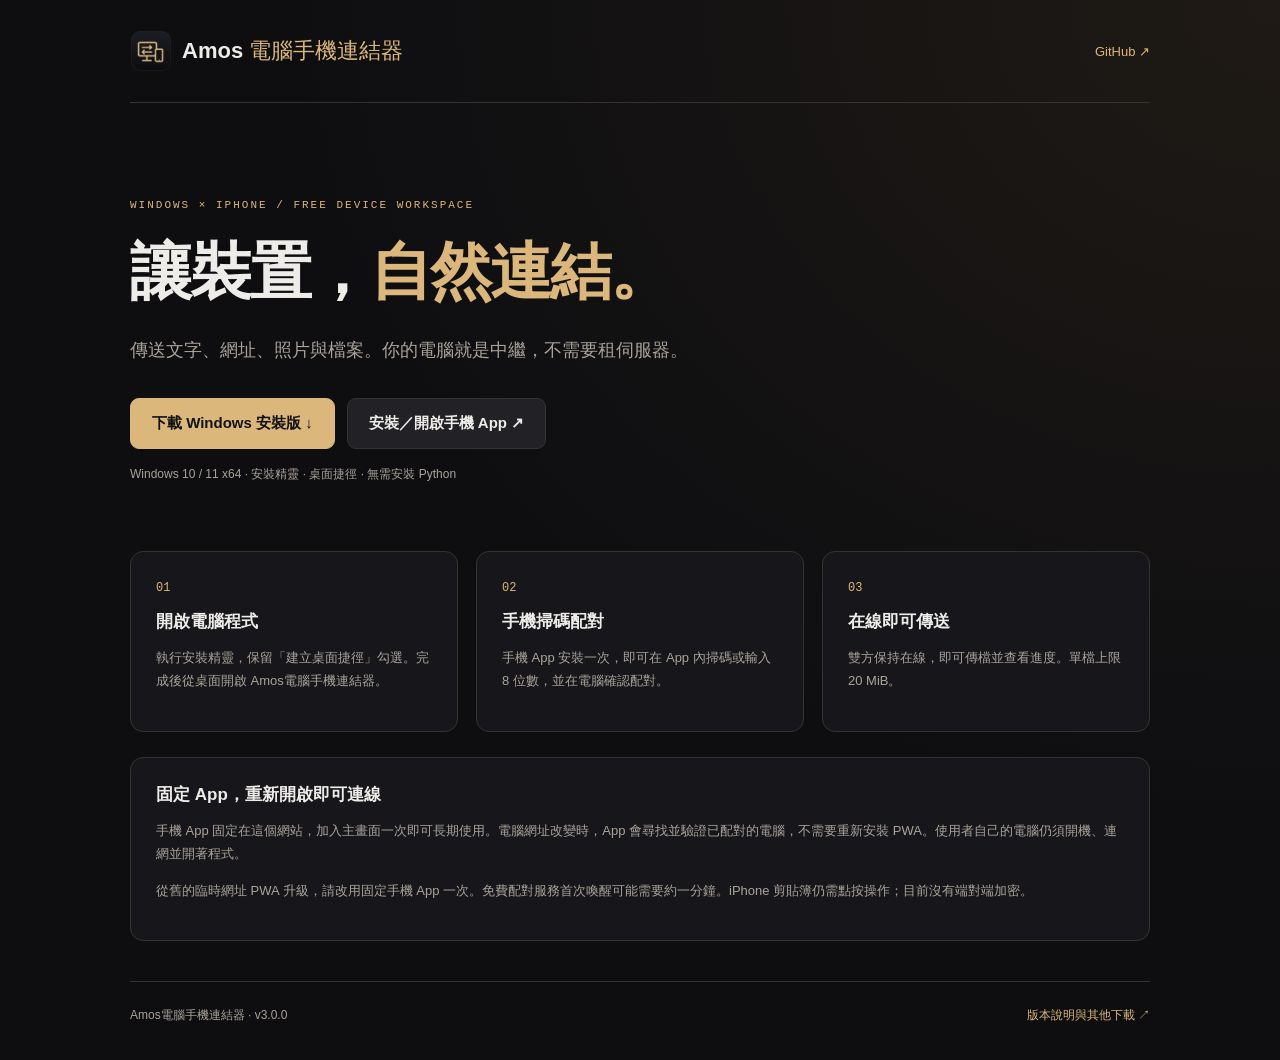
<file: docs/index.html>
<!doctype html>
<html lang="zh-Hant"><head><meta charset="utf-8"><meta name="viewport" content="width=device-width,initial-scale=1"><meta name="theme-color" content="#0e0e11"><meta name="description" content="Amos電腦手機連結器 免費跨裝置傳輸工具，Windows 安裝精靈下載與 iPhone 連線入口。"><title>Amos電腦手機連結器｜下載與手機入口</title><link rel="stylesheet" href="site.css"><link rel="icon" href="assets/icon-192.png"></head>
<body><main class="shell"><header><a class="brand" href="./"><img src="assets/icon-192.png" width="42" height="42" alt=""> <span class="brand-copy">Amos <span>電腦手機連結器</span></span></a><a class="subtle" href="https://github.com/stu310101-arch/aureo-link">GitHub ↗</a></header>
<section class="hero"><p class="eyebrow">WINDOWS × IPHONE / FREE DEVICE WORKSPACE</p><h1>讓裝置，<em>自然連結。</em></h1><p class="lead">傳送文字、網址、照片與檔案。你的電腦就是中繼，不需要租伺服器。</p><div class="actions"><a class="button primary" href="https://github.com/stu310101-arch/aureo-link/releases/latest/download/AmosLink-Setup.exe">下載 Windows 安裝版 ↓</a><a class="button" href="phone/">安裝／開啟手機 App ↗</a></div><p class="fine">Windows 10 / 11 x64 · 安裝精靈 · 桌面捷徑 · 無需安裝 Python</p></section>
<section class="steps"><article><span>01</span><h2>開啟電腦程式</h2><p>執行安裝精靈，保留「建立桌面捷徑」勾選。完成後從桌面開啟 Amos電腦手機連結器。</p></article><article><span>02</span><h2>手機掃碼配對</h2><p>手機 App 安裝一次，即可在 App 內掃碼或輸入 8 位數，並在電腦確認配對。</p></article><article><span>03</span><h2>在線即可傳送</h2><p>雙方保持在線，即可傳檔並查看進度。單檔上限 20 MiB。</p></article></section>
<section class="notice"><h2>固定 App，重新開啟即可連線</h2><p>手機 App 固定在這個網站，加入主畫面一次即可長期使用。電腦網址改變時，App 會尋找並驗證已配對的電腦，不需要重新安裝 PWA。使用者自己的電腦仍須開機、連網並開著程式。</p><p>從舊的臨時網址 PWA 升級，請改用固定手機 App 一次。免費配對服務首次喚醒可能需要約一分鐘。iPhone 剪貼簿仍需點按操作；目前沒有端對端加密。</p></section>
<footer><span>Amos電腦手機連結器 · v3.0.0</span><a href="https://github.com/stu310101-arch/aureo-link/releases/latest">版本說明與其他下載 ↗</a></footer></main></body></html>
</file>
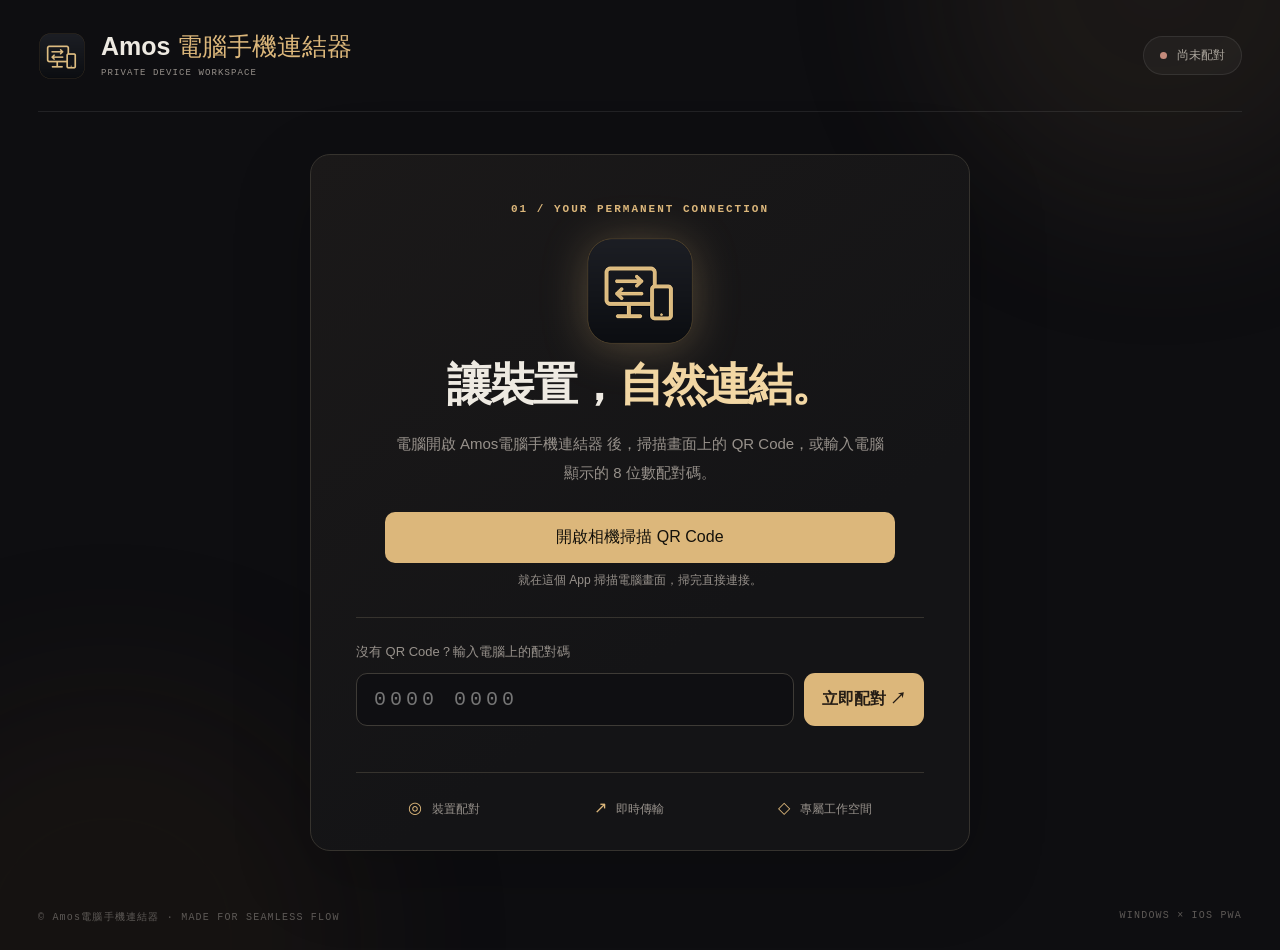
<file: pwa/index.html>
<!doctype html>
<html lang="zh-Hant">
<head>
  <meta charset="utf-8">
  <meta name="viewport" content="width=device-width,initial-scale=1,viewport-fit=cover">
  <meta name="theme-color" content="#0e0e11">
  <meta name="color-scheme" content="dark">
  <meta name="apple-mobile-web-app-capable" content="yes">
  <meta name="apple-mobile-web-app-title" content="Amos電腦手機連結器">
  <meta name="description" content="Amos電腦手機連結器 · 私密的跨裝置文字、連結與檔案傳輸空間">
  <link rel="icon" type="image/png" href="icons/icon-192.png">
  <link rel="apple-touch-icon" href="icons/icon-192.png">
  <link rel="manifest" href="manifest.webmanifest">
  <link rel="stylesheet" href="app.css">
  <title>Amos電腦手機連結器 — 共享工作台</title>
</head>
<body>
 <div class="ambient ambient-one"></div><div class="ambient ambient-two"></div>
 <div class="page">
  <header class="header">
   <div class="brand"><img class="mark" src="icons/icon-192.png" width="48" height="48" alt=""><div><div class="brand-name">Amos <span>電腦手機連結器</span></div><div class="brand-sub">PRIVATE DEVICE WORKSPACE</div></div></div>
   <div class="head-side"><span class="pill" id="connectionPill"><span class="signal"></span> 檢查連線</span></div>
  </header>

  <section class="install-note" id="installNote" hidden>
   <div><strong>Amos電腦手機連結器 使用提示</strong><p>在 Safari 分享 <span aria-label="分享">▣</span> →「加入主畫面」，只需安裝一次。重開 App 會恢復已記住的配對；新增連線可直接使用 App 內相機或 8 位數連線碼。</p></div>
   <button class="close-note" id="closeInstall" aria-label="關閉提示">×</button>
  </section>

  <section id="pairView" class="pair-view">
   <div class="eyebrow">01 / YOUR PERMANENT CONNECTION</div>
   <div class="hero-icon"><img src="icons/icon-192.png" width="112" height="112" alt="Amos電腦手機連結器"></div>
   <h1>讓裝置，<em>自然連結。</em></h1>
   <p class="intro">電腦開啟 Amos電腦手機連結器 後，掃描畫面上的 QR Code，或輸入電腦顯示的 8 位數配對碼。</p>
   <div id="pairWaiting" class="pair-waiting" hidden><div class="loader"></div><strong id="pairWaitingTitle">等待電腦確認</strong><p>請在電腦視窗按下「允許」，即可開啟專屬傳送通道。</p></div>
   <div class="scan-actions"><button id="scanBtn" class="scan-button">開啟相機掃描 QR Code</button><p>就在這個 App 掃描電腦畫面，掃完直接連接。</p></div>
   <section id="scanner" class="scanner" hidden aria-label="QR Code 掃描器"><div class="scanner-head"><strong>掃描電腦 QR Code</strong><button id="closeScanner" type="button">關閉相機</button></div><video id="scanVideo" playsinline muted></video><p id="scanError" role="status"></p></section>
   <form id="pairForm" class="pin-box">
    <label for="pin">沒有 QR Code？輸入電腦上的配對碼</label>
    <div class="pin-form"><input id="pin" inputmode="numeric" autocomplete="one-time-code" maxlength="8" pattern="[0-9]{8}" placeholder="0000 0000" aria-label="8 位數配對碼" required><button id="pairSubmit" type="submit">立即配對 ↗</button></div>
   </form>
   <p class="helper" id="pairError" role="status"></p>
   <div class="trust-items"><div>◎ <span>裝置配對</span></div><div>↗ <span>即時傳輸</span></div><div>◇ <span>專屬工作空間</span></div></div>
  </section>

  <section id="roomView" class="room" hidden>
   <aside class="sidebar">
    <div class="eyebrow">01 / LINKED DEVICES</div>
    <h2>我的裝置</h2>
    <div class="device-card"><div class="device-icon">▣</div><div class="device-text"><strong id="computerName">Windows 電腦</strong><span id="computerStatus">正在連線...</span></div><span id="deviceDot" class="device-dot"></span></div>
    <div class="section-line"></div>
    <div class="eyebrow">02 / YOUR SPACE</div>
    <div class="space-selected">◈ <span>即時共享空間</span><span class="space-arrow">↗</span></div>
    <div class="side-info">只要電腦程式保持開啟，就能用手機即時傳送文字、連結、照片和檔案。<br><br>傳輸經過你設定的中繼伺服器，伺服器不保留聊天內容。</div>
    <button class="unpair" id="reconnectBtn">重新連線</button>
    <button class="unpair" id="unpairBtn">取消這台手機的配對</button>
   </aside>
   <main class="chat-panel">
    <div class="chat-top"><div><div class="eyebrow">LIVE WORKSPACE / 001</div><h2>即時共享空間 <span class="chat-top-ornament">↗</span></h2></div><span id="chatStatus" class="status-mini">連線中...</span></div>
    <div class="messages" id="messages" aria-live="polite">
      <div class="welcome"><div class="welcome-mark">◈</div><h3>這裡是你的傳送空間</h3><p>不必登入通訊軟體。將檔案、圖片、網址或文字放在這裡，另一端就會收到。</p></div>
    </div>
    <div class="composer">
      <div id="transferList" class="transfer-list" aria-live="polite"></div>
      <div class="clipboard-panel">
       <strong>文字剪貼簿同步</strong>
       <p id="clipboardStatus" role="status">手機同步後電腦可直接貼上；電腦複製後，點下方按鈕存入手機剪貼簿。</p>
       <div class="clipboard-actions"><button id="sendClipboardBtn">手機複製 → 電腦可貼上</button><button id="receiveClipboardBtn" disabled>複製電腦內容</button></div>
       <textarea id="clipboardInput" rows="1" aria-label="貼上並同步到電腦" placeholder="iPhone 若要求操作，請長按此處貼上，即會同步至電腦"></textarea>
      </div>
      <div id="pendingFile" class="pending-file" hidden></div>
      <div class="compose-entry"><button id="fileBtn" aria-label="附加檔案" title="傳送照片或檔案" class="file-button">＋</button><textarea rows="1" id="messageInput" placeholder="輸入訊息，或貼上連結..." aria-label="訊息"></textarea><button id="pasteBtn" class="mini-button" title="貼上剪貼簿文字">貼上</button><button id="sendBtn" class="send-button" aria-label="傳送">➤</button></div>
      <input id="fileInput" type="file" multiple hidden>
      <div class="composer-hint"><span>＋ 可傳檔案與圖片 · 單檔上限 20 MB</span><span>在線即時傳送，不會離線代收</span></div>
    </div>
   </main>
  </section>
  <footer class="footer"><span>© Amos電腦手機連結器 · MADE FOR SEAMLESS FLOW</span><span>WINDOWS × IOS PWA</span></footer>
 </div>
 <div class="toast" id="toast" role="status" aria-live="polite"></div>
 <script src="vendor/jsQR.js" defer></script>
 <script src="connection.js" defer></script>
 <script src="scanner.js" defer></script>
 <script src="app.js" defer></script>
</body>
</html>
</file>
<file: docs/site.css>
:root{font-family:-apple-system,BlinkMacSystemFont,"Segoe UI","Microsoft JhengHei",sans-serif;color:#eeece8;background:#0e0e11;--gold:#dcb77b;--muted:#aaa39a;--line:#36332e}*{box-sizing:border-box}body{margin:0;background:radial-gradient(ellipse at top right,#34291a70,transparent 55%),#0e0e11;min-height:100vh}a{color:var(--gold);text-decoration:none}a:hover{text-decoration:underline}.shell{max-width:1080px;margin:auto;padding:0 30px}header{display:flex;justify-content:space-between;align-items:center;padding:30px 0;border-bottom:1px solid var(--line)}.brand{font-size:24px;letter-spacing:2px;font-weight:750;color:#eeece8}.brand span{color:var(--gold);font-weight:400}.subtle{font-size:13px}.hero{padding:85px 0 55px;max-width:760px}.eyebrow{font:11px ui-monospace,monospace;letter-spacing:2px;color:var(--gold)}h1{font-size:clamp(35px,6vw,62px);line-height:1.2;letter-spacing:-2px;margin:24px 0}em{font-style:normal;color:var(--gold)}.lead{font-size:18px;line-height:1.9;color:var(--muted);max-width:620px}.actions{display:flex;gap:12px;flex-wrap:wrap;margin:30px 0 15px}.button{display:inline-block;padding:15px 21px;border:1px solid var(--line);border-radius:9px;background:#212126;color:#eeece8;font-weight:650;font-size:15px;cursor:pointer}.button:hover{text-decoration:none;border-color:var(--gold)}.primary{background:var(--gold);color:#111115;border-color:var(--gold)}.fine{font-size:12px;color:var(--muted);line-height:1.7}.steps{display:grid;grid-template-columns:repeat(3,1fr);gap:18px}.steps article,.notice,.connect-card{background:#17171b;border:1px solid var(--line);border-radius:13px;padding:25px}.steps span{font:12px ui-monospace,monospace;color:var(--gold)}h2{font-size:17px;margin:15px 0 10px}p{line-height:1.8}.steps p,.notice p{font-size:13px;color:var(--muted)}.notice{margin:25px 0 40px}.notice h2{margin-top:0}footer{display:flex;justify-content:space-between;gap:15px;flex-wrap:wrap;padding:25px 0 35px;border-top:1px solid var(--line);font-size:12px;color:var(--muted)}.phone-shell{max-width:650px}.phone-shell .hero{padding:45px 0 25px}.phone-shell h1{font-size:38px;letter-spacing:-1px}.connect-card label{display:block;font-size:13px;margin-bottom:9px}.connect-card input{width:100%;padding:14px;background:#0e0e11;color:#eeece8;border:1px solid var(--line);border-radius:8px;font:14px ui-monospace,monospace}.connect-card .button{width:100%;margin-top:14px}.error{color:#efada2;font-size:13px;min-height:24px;margin:10px 0 0}.intro{font-size:14px;color:var(--muted)}a:focus-visible,button:focus-visible,input:focus-visible{outline:2px solid var(--gold);outline-offset:3px}@media(max-width:650px){.shell{padding:0 20px}header{padding:23px 0}.brand{font-size:21px}.hero{padding:50px 0 35px}.lead{font-size:16px}.actions{flex-direction:column}.actions .button{text-align:center}.steps{grid-template-columns:1fr;gap:12px}.steps article{padding:20px}.notice{padding:20px}.phone-shell .hero{padding-top:35px}.phone-shell h1{font-size:31px}.connect-card{padding:20px}}

.brand{display:flex;align-items:center;gap:10px;letter-spacing:0;font-size:22px}.brand img{flex-shrink:0}.brand .brand-copy{color:#eeece8;font-weight:750}header{gap:12px;flex-wrap:wrap}@media(max-width:650px){.brand{font-size:17px;gap:7px}.brand img{width:34px;height:34px}}
</file>
<file: pwa/app.css>
:root{--bg:#0e0e11;--panel:#17171b;--panel2:#202025;--border:#36332e;--gold:#dcb77b;--lightGold:#f2d7a4;--text:#eeeae2;--muted:#97918b;--green:#79cca4;--radius:15px;font-family:Inter,-apple-system,BlinkMacSystemFont,"SF Pro Display","Microsoft JhengHei",sans-serif;color:var(--text);background:var(--bg)}
*{box-sizing:border-box}body{margin:0;min-height:100dvh;background:var(--bg)}button,input,textarea{font:inherit}button{cursor:pointer}button:disabled{opacity:.45;cursor:not-allowed}[hidden]{display:none!important}::selection{color:var(--bg);background:var(--gold)}a{color:var(--lightGold);text-decoration:underline;text-underline-offset:4px}a:hover{color:#fff}button:focus-visible,textarea:focus-visible,input:focus-visible{outline:2px solid var(--gold);outline-offset:3px}.ambient{position:fixed;pointer-events:none;border-radius:100%;filter:blur(80px);opacity:.15}.ambient-one{top:-250px;right:-110px;width:460px;height:460px;background:#6b563c}.ambient-two{bottom:-300px;left:-150px;width:520px;height:520px;background:#45301a}.page{position:relative;max-width:1380px;min-height:100dvh;padding:0 38px;margin:auto;display:flex;flex-direction:column}.header{height:112px;display:flex;align-items:center;justify-content:space-between;border-bottom:1px solid #ffffff16}.brand{display:flex;align-items:center;gap:15px}.mark{color:var(--gold);font-size:43px;line-height:1}.brand-name{font-size:27px;font-weight:800;letter-spacing:3px;line-height:1}.brand-name span{color:var(--gold);font-weight:400}.brand-sub{font-family:ui-monospace,SFMono-Regular,Consolas,monospace;font-size:10px;color:var(--muted);letter-spacing:2px;margin-top:9px}.head-side{display:flex;align-items:center;gap:18px}.pill{color:#afa9a0;background:#ffffff09;border:1px solid #ffffff16;display:flex;gap:10px;align-items:center;border-radius:30px;padding:10px 16px;font-size:12px}.signal{height:7px;width:7px;background:#777;border-radius:50%}.pill.online .signal{background:var(--green);box-shadow:0 0 9px #79cca480}.pill.offline .signal{background:#c48a7b}.install-note{margin:16px 0 0;padding:13px 17px;border:1px solid #80623d;background:#352a1d;border-radius:12px;display:flex;align-items:flex-start;justify-content:space-between;gap:8px}.install-note strong{color:var(--lightGold);font-size:13px}.install-note p{color:#d2c4ad;font-size:12px;margin:6px 0 0;line-height:1.7}.close-note{background:transparent;color:var(--lightGold);font-size:20px;border:0}.eyebrow{font:700 11px ui-monospace,SFMono-Regular,Consolas,monospace;color:var(--gold);letter-spacing:2px}.pair-view{border:1px solid var(--border);border-radius:20px;background:linear-gradient(145deg,#1b1919,#141416 65%);margin:42px auto 32px;padding:48px 45px 32px;width:min(100%,660px);text-align:center;box-shadow:0 24px 80px #0003}.hero-icon{font-size:78px;color:var(--gold);filter:drop-shadow(0 4px 22px #dcb77b4d);margin:20px 0 5px}.pair-view h1{font-size:clamp(30px,4vw,45px);letter-spacing:-2px;font-weight:750;margin:8px 0}.pair-view h1 em{font-style:normal;color:var(--lightGold)}.intro{color:var(--muted);line-height:1.95;max-width:490px;margin:14px auto 24px;font-size:15px}.pin-box{border-top:1px solid var(--border);margin-top:28px;padding-top:25px;text-align:left}.pin-box label{font-size:13px;color:var(--muted);display:block;margin-bottom:12px}.pin-form{display:flex;gap:10px}.pin-form input{min-width:0;flex:1;background:#0f0f12;color:var(--text);border:1px solid #3e3b36;border-radius:11px;padding:14px 17px;letter-spacing:4px;font-size:20px;font-family:ui-monospace,SFMono-Regular,Consolas,monospace}.pin-form button{white-space:nowrap;background:var(--gold);color:#241c15;font-weight:750;border:0;padding:12px 18px;border-radius:11px}.pin-form button:hover{background:var(--lightGold)}.helper{color:#db918d;min-height:22px;text-align:left;font-size:12px}.pair-waiting{padding:22px;background:#2b2620;border:1px solid #5d4c35;border-radius:12px}.pair-waiting strong{display:block;color:var(--lightGold);margin-top:6px}.pair-waiting p{font-size:12px;color:var(--muted);line-height:1.6}.loader{border:2px solid #ffffff22;border-top:2px solid var(--gold);width:25px;height:25px;border-radius:50%;margin:auto;animation:spin 1s linear infinite}@keyframes spin{to{transform:rotate(360deg)}}.trust-items{border-top:1px solid var(--border);padding-top:25px;display:flex;justify-content:space-around;gap:10px;color:var(--gold)}.trust-items span{color:var(--muted);font-size:12px;margin-left:5px}.room{margin-top:28px;min-height:610px;display:grid;grid-template-columns:285px minmax(0,1fr);gap:18px;flex:1}.sidebar{border:1px solid var(--border);background:var(--panel);border-radius:16px;padding:27px 22px;display:flex;flex-direction:column;gap:12px}.sidebar h2{font-size:24px;letter-spacing:-.8px;margin:1px 0 11px}.device-card{padding:14px 12px;border:1px solid #67563e;background:linear-gradient(130deg,#28241e,#1e1e20);border-radius:12px;display:flex;align-items:center;gap:10px}.device-icon{display:grid;place-items:center;border-radius:10px;flex:0 0 43px;height:43px;background:#77604233;color:var(--lightGold);font-size:25px}.device-text{display:flex;flex-direction:column;gap:4px;min-width:0;flex:1}.device-text strong{font-size:12px;overflow:hidden;text-overflow:ellipsis;white-space:nowrap}.device-text span{font-size:11px;color:var(--muted)}.device-dot{height:8px;width:8px;border-radius:50%;background:#666}.device-dot.online{background:var(--green);box-shadow:0 0 10px #79cca490}.section-line{border-top:1px solid var(--border);margin:14px 0 8px}.space-selected{padding:15px 12px;border-radius:10px;background:#55432b6e;color:var(--lightGold);font-size:13px;display:flex;gap:9px;align-items:center}.space-arrow{margin-left:auto}.side-info{color:var(--muted);line-height:1.85;font-size:12px;margin:20px 2px}.unpair{margin-top:auto;background:transparent;border:1px solid #ffffff17;border-radius:8px;color:var(--muted);font-size:12px;padding:12px}.unpair:hover{color:var(--text);border-color:var(--gold)}.chat-panel{border:1px solid var(--border);border-radius:16px;background:var(--panel);display:flex;flex-direction:column;overflow:hidden;min-height:610px}.chat-top{display:flex;justify-content:space-between;align-items:center;border-bottom:1px solid var(--border);padding:24px 29px 20px}.chat-top h2{font-size:25px;letter-spacing:-.7px;margin:6px 0 0}.chat-top-ornament{font-size:17px;color:var(--gold);font-weight:300;margin-left:5px}.status-mini{font-size:11px;color:var(--muted);border:1px solid var(--border);border-radius:20px;padding:7px 12px;white-space:nowrap}.messages{flex:1;min-height:230px;max-height:calc(100dvh - 330px);overflow-y:auto;padding:22px 30px 30px;display:flex;flex-direction:column;gap:20px;scroll-behavior:smooth}.welcome{text-align:center;margin:auto;max-width:325px;padding:40px 0;color:var(--muted)}.welcome-mark{font-size:53px;color:var(--gold);opacity:.55}.welcome h3{color:var(--text);margin:10px 0 7px;font-size:18px}.welcome p{font-size:12px;line-height:1.9}.bubble-group{display:flex;flex-direction:column;gap:5px;max-width:89%}.bubble-group.mine{align-self:flex-end;align-items:flex-end}.bubble-group.theirs{align-self:flex-start;align-items:flex-start}.bubble-group.system{align-self:center;max-width:95%;align-items:center}.byline{font-size:10px;color:var(--muted);padding:0 5px}.bubble{background:var(--panel2);border:1px solid #ffffff0e;border-radius:14px 14px 14px 4px;padding:13px 15px;white-space:pre-wrap;overflow-wrap:anywhere;font-size:14px;line-height:1.7}.mine .bubble{background:#54432977;border-color:#8e704145;border-radius:14px 14px 4px 14px}.system .bubble{font-size:12px;background:transparent;border:0;color:var(--muted);text-align:center}.bubble a{display:block;overflow-wrap:anywhere}.message-actions{display:flex;gap:10px}.message-actions button{background:none;border:0;color:var(--muted);font-size:11px;padding:2px 6px}.file-message{min-width:min(250px,60vw);border:1px solid #ffffff16;background:#252429;border-radius:12px;padding:12px;max-width:350px}.mine .file-message{background:#3e3426}.file-title{font-size:13px;font-weight:700;line-height:1.5;overflow-wrap:anywhere}.file-meta{font-size:10px;color:var(--muted);margin:5px 0 9px}.file-photo{width:100%;max-height:260px;object-fit:contain;border-radius:8px;margin-bottom:10px;background:#0e0e11}.file-actions{display:flex;gap:8px;flex-wrap:wrap}.file-actions button{background:#423829;color:var(--lightGold);border:1px solid #8b6d42;border-radius:8px;padding:8px 12px;font-size:12px}.composer{border-top:1px solid var(--border);padding:16px 25px 17px;background:#161619}.compose-entry{display:flex;align-items:flex-end;gap:10px;padding:7px 9px;background:#232328;border:1px solid #49413a;border-radius:14px}.file-button{height:43px;width:42px;background:#38332b;border:0;border-radius:9px;color:var(--gold);font-size:27px;font-weight:300;flex-shrink:0}.compose-entry textarea{outline:none!important;border:0;resize:none;flex:1;min-width:0;max-height:115px;background:transparent;color:var(--text);font-size:14px;padding:11px 0;line-height:1.55}.compose-entry textarea::placeholder{color:#8a8581}.mini-button{border:0;background:transparent;color:var(--muted);font-size:12px;flex-shrink:0;padding:13px 2px}.send-button{background:var(--gold);color:#2b241a;font-size:16px;border:0;border-radius:10px;width:44px;height:43px;flex-shrink:0}.send-button:hover{background:var(--lightGold)}.composer-hint{display:flex;justify-content:space-between;gap:10px;color:#77736f;font-size:10px;padding:10px 2px 0}.pending-file{font-size:12px;color:var(--gold);padding:0 5px 10px}.footer{padding:27px 0 24px;display:flex;justify-content:space-between;font-family:ui-monospace,SFMono-Regular,Consolas,monospace;font-size:10px;letter-spacing:1.2px;color:#5d5956}.toast{position:fixed;left:50%;transform:translate(-50%,15px);bottom:max(25px,env(safe-area-inset-bottom));background:#3a3024;border:1px solid #a17e4e;border-radius:12px;color:var(--lightGold);font-size:13px;padding:12px 19px;opacity:0;pointer-events:none;transition:all .2s;max-width:90vw;box-shadow:0 10px 45px #0006;z-index:10}.toast.show{opacity:1;transform:translate(-50%,0)}
@media(max-width:800px){.page{padding:0 17px}.header{height:89px}.brand-name{font-size:22px;letter-spacing:1.5px}.mark{font-size:33px}.brand-sub{font-size:8px;letter-spacing:1px}.room{grid-template-columns:1fr;gap:10px;margin-top:12px}.sidebar{padding:14px 17px;gap:4px}.sidebar h2,.sidebar>.eyebrow,.sidebar .section-line,.sidebar .space-selected,.sidebar .side-info,.sidebar .unpair{display:none}.device-card{padding:9px 11px}.chat-panel{height:calc(100dvh - 250px);min-height:350px}.chat-top{padding:15px 15px 13px}.chat-top h2{font-size:19px}.messages{max-height:none;padding:14px;gap:17px}.composer{padding:10px 11px 12px}.composer-hint span:last-child{display:none}.footer{padding:18px 0;font-size:8px}.pair-view{margin:19px 0;padding:31px 21px 22px}.hero-icon{font-size:67px}.pair-view h1{font-size:30px}.intro{font-size:13px}.pin-form input{font-size:17px}.pin-form button{font-size:12px;padding:10px}.trust-items{gap:5px}.trust-items div{font-size:12px}.trust-items span{font-size:10px;margin:0}.install-note{margin-top:10px}}
@media(max-width:470px){.page{padding:0 12px}.brand{gap:7px}.header{height:75px}.head-side .pill{padding:8px;font-size:10px}.brand-sub{font-size:7px}.chat-panel{height:calc(100dvh - 215px)}.chat-top{padding:12px}.chat-top h2{font-size:17px}.chat-top .eyebrow{font-size:9px}.compose-entry{gap:6px;padding:6px}.file-button,.send-button{height:39px;width:39px}.mini-button{font-size:11px}.compose-entry textarea{padding:8px 0}.composer-hint{font-size:9px}.footer{font-size:7px}.pair-view{margin-top:16px}.pin-form{gap:6px}.pin-form button{padding:9px}.pin-form input{letter-spacing:1px}.welcome{padding:22px 0}}
@media(display-mode:standalone){.page{padding-top:env(safe-area-inset-top);padding-bottom:env(safe-area-inset-bottom)}}
.clipboard-panel{padding:9px 11px;margin-bottom:9px;border:1px solid var(--border);border-radius:10px;background:var(--panel2);font-size:12px}.clipboard-panel strong{color:var(--gold)}.clipboard-panel p{margin:5px 0 7px;color:var(--muted);font-size:11px;line-height:1.5}.clipboard-actions{display:flex;gap:7px}.clipboard-actions button{flex:1;padding:8px 5px;border:1px solid var(--border);background:#30281e;color:var(--lightGold);border-radius:7px;font-size:11px}.clipboard-panel textarea{box-sizing:border-box;display:block;width:100%;margin-top:7px;resize:vertical;background:var(--panel);border:1px solid var(--border);border-radius:6px;padding:7px;color:var(--text);font-size:11px;min-height:32px}.transfer-list{max-height:104px;overflow-y:auto}.transfer-row{padding:8px 10px;margin-bottom:7px;background:#30281e;border-radius:8px;color:var(--lightGold);font-size:11px;overflow-wrap:anywhere}.transfer-row progress{display:block;width:100%;height:8px;margin-top:5px;accent-color:var(--gold)}.transfer-error{color:#f0a59c}.transfer-error progress{accent-color:#c86e64}@media(max-width:470px){.clipboard-panel{padding:7px 8px;margin-bottom:7px}.clipboard-panel p{font-size:10px}.clipboard-actions button{font-size:10px;padding:7px 3px}.clipboard-panel textarea{font-size:10px}.transfer-list{max-height:84px}.chat-panel{min-height:530px}}

/* Amos family identity; keep the full product name readable on phones. */
.mark{display:block;width:48px;height:48px;flex-shrink:0;object-fit:contain}.brand-name{font-size:clamp(16px,3vw,25px);letter-spacing:0}.hero-icon img{display:block;margin:auto}.brand{min-width:0}.header{gap:14px;flex-wrap:wrap}.brand-sub{font-size:9px;letter-spacing:1.1px}@media(max-width:480px){.mark{width:40px;height:40px}.brand-name{font-size:18px}.brand-sub{font-size:8px;letter-spacing:.6px}.head-side{margin-left:auto}.hero-icon{margin-top:20px}}

.scan-actions{margin:24px auto 18px;max-width:510px}.scan-button{width:100%;padding:15px 18px;background:var(--gold);color:#14110b;border:0;border-radius:10px;font:700 16px inherit;cursor:pointer}.scan-actions p{font-size:12px;color:var(--muted);margin:9px 0}.scanner{max-width:510px;margin:15px auto;padding:12px;border:1px solid var(--border);border-radius:12px;background:var(--panel)}.scanner-head{display:flex;align-items:center;justify-content:space-between;gap:12px;margin-bottom:12px}.scanner-head button{padding:7px 11px;background:var(--panel2);color:var(--text);border:1px solid var(--border);border-radius:7px}.scanner video{display:block;width:100%;max-height:330px;object-fit:cover;border-radius:8px;background:#000}.scanner p{font-size:12px;color:var(--gold);line-height:1.6}.scan-button:disabled{opacity:.5}@media(max-width:800px){.sidebar .unpair{display:block;padding:7px 10px;font-size:11px;margin-top:7px}.sidebar{display:flex;flex-wrap:wrap;flex-direction:row}.device-card{flex:1 1 100%}.sidebar .unpair{flex:1}.hero-icon img{width:80px;height:80px}.pair-view{padding-top:23px}.scan-actions{margin-top:18px}}
</file>
